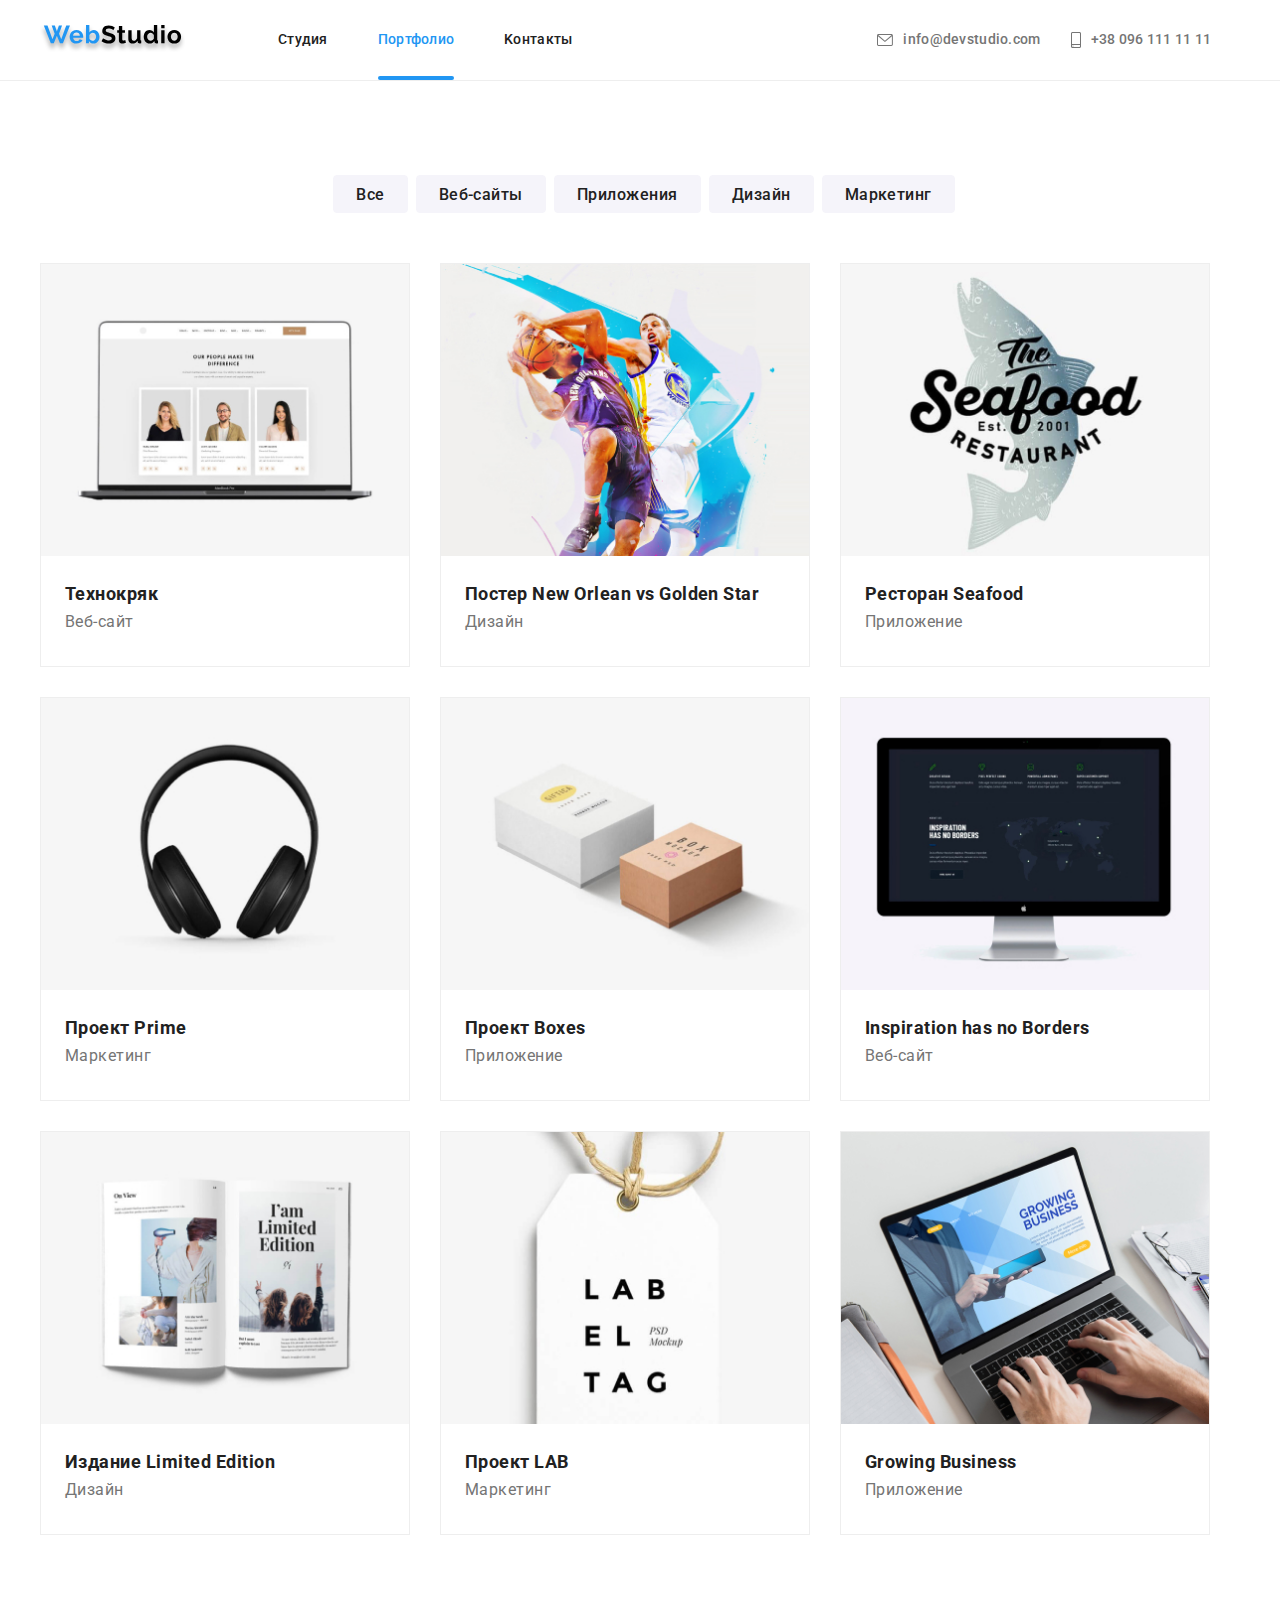
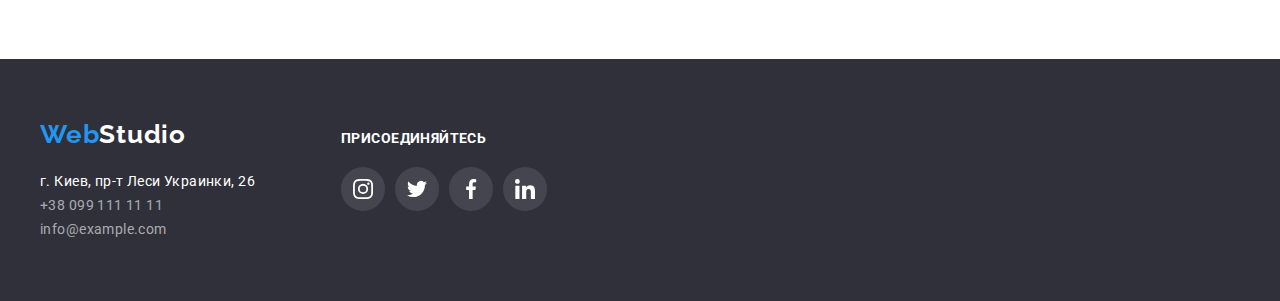
<file: portfolio.html>
<!DOCTYPE html>
<html lang="ru">
    <head>
        <meta charset="UTF-8" />
        <meta name="viewport" content="width=device-width, initial-scale=1.0" />
        <link rel="stylesheet" href="./css/style.css">
        <link rel="preconnect" href="https://fonts.gstatic.com">
        <link href="https://fonts.googleapis.com/css2?family=Raleway:wght@700&family=Roboto:wght@400;500;700;900&display=swap" rel="stylesheet">
        <title>Студия</title>
    </head>
    <body>  
        <!-- Шапка сайта -->
        <header class="page-header">
            <div class="container">
                <nav class="main-nav">
                    <a class="logo"> <img src="./images/WebStudio.svg" alt="logo"></a>
                    <ul class="main-nav list">
                        <li class="item"><a href="./index.html" class="link ">Студия</a></li>
                        <li class="item"><a href="" class="link current">Портфолио</a></li>
                        <li class="item"><a href="" class="link">Kонтакты</a></li>
                    </ul>
                    <ul class="nav-contacts list">
                        <li class="mail-item"><a href="mailto:info@devstudio.com" class="link">
                            <svg class="icon-envelope" width="16" height="12">
                                <use href="./images/svg-sprite.svg#envelope"></use>
                            </svg> info@devstudio.com</a></li>
                        <li><a href="tel:+380961111111" class="link">
                            <svg class="icon-smartphone" width="10" height="16">
                                <use href="./images/svg-sprite.svg#smartphone"></use>
                            </svg> +38 096 111 11 11</a></li>
                     </ul>
                </nav>
            </div>
        </header>
        <main> 
            </section>  
            <!-- /* непонял */ -->
        
            <!-- portfolio-products -->
            <section class="portfolio">
            <div class="container">
            <!-- <h2> Наши продукты </h2> -->
                <ul class="nav-products">
                    <li><button type="button" class="but-item">Все</button></li>
                    <li><button type="button" class="but-item">Веб-сайты</button></li>
                    <li><button type="button" class="but-item">Приложения</button></li>
                    <li><button type="button" class="but-item">Дизайн</button></li>
                    <li><button type="button" class="but-item">Маркетинг</button></li>
                </ul>
                <ul class="products list">
                    <li class="products-cards">
                        <a href="" class="link-card">
                            <div class="overlay-products">
                                <img src="./images/prod-1.jpg" alt="Веб-сайт" width="370">
                                <p class="description"> Технокряк это современная площадка распространения коронавируса. Компании используют эту платформу для цифрового шпионажа и атак на защищённые сервера конкурентов. </p>
                            </div>
                        <div class="text">
                            <h2 class="product-title">Технокряк</h2>
                            <p class="product-item">Веб-сайт</p>
                            </div>
                        </a>
                    </li>
                    <li class="products-cards">
                        <a href="" class="link-card">
                            <div class="overlay-products">
                                <img src="./images/prod-2.jpg" alt="Веб-сайт" width="370">
                                <p class="description"> Технокряк это современная площадка распространения коронавируса. Компании используют эту платформу для цифрового шпионажа и атак на защищённые сервера конкурентов. </p>
                            </div>
                            <div class="text">
                            <h2 class="product-title">Постер New Orlean vs Golden Star</h2>
                            <p class="product-item">Дизайн</p>
                            </div>
                        </a>
                    </li>
                    <li class="products-cards">
                        <a href="" class="link-card">
                            <div class="overlay-products">
                                <img src="./images/prod-3.jpg" alt="Веб-сайт" width="370">
                                <p class="description"> Технокряк это современная площадка распространения коронавируса. Компании используют эту платформу для цифрового шпионажа и атак на защищённые сервера конкурентов. </p>
                            </div>
                            <div class="text">
                            <h2 class="product-title">Ресторан Seafood</h2>
                            <p class="product-item">Приложение</p>
                            </div>
                        </a>
                    </li>
                    <li class="products-cards">
                        <a href="" class="link-card">
                        <div class="overlay-products">
                            <img src="./images/prod-4.jpg" alt="Наушники" width="370">
                            <p class="description"> Технокряк это современная площадка распространения коронавируса. Компании используют эту платформу для цифрового шпионажа и атак на защищённые сервера конкурентов. </p>
                        </div>
                            <div class="text">
                            <h2 class="product-title">Проект Prime</h2>
                            <p class="product-item">Маркетинг</p>
                            </div>
                        </a>
                    </li>
                    <li class="products-cards">
                        <a href="" class="link-card">
                            <div class="overlay-products">
                                <img src="./images/prod-5.jpg" alt="Картонніе коробки" width="370">
                                <p class="description"> Технокряк это современная площадка распространения коронавируса. Компании используют эту платформу для цифрового шпионажа и атак на защищённые сервера конкурентов. </p>
                            </div>
                            <div class="text">
                            <h2 class="product-title">Проект Boxes</h2>
                            <p class="product-item">Приложение</p>
                            </div>
                        </a>
                    </li>
                    <li class="products-cards">
                        <a href="" class="link-card">
                            <div class="overlay-products">
                                <img src="./images/prod-6.jpg" alt="Веб-сайт на мониторе" width="370">
                                <p class="description"> Технокряк это современная площадка распространения коронавируса. Компании используют эту платформу для цифрового шпионажа и атак на защищённые сервера конкурентов. </p>
                            </div>
                            <div class="text">
                            <h2 class="product-title">Inspiration has no Borders</h2>
                            <p class="product-item">Веб-сайт</p>
                            </div>
                        </a>
                    </li>
                    <li class="products-cards">
                        <a href="" class="link-card">
                            <div class="overlay-products">
                                <img src="./images/prod-7.jpg" alt="Журнал" width="370">
                                <p class="description"> Технокряк это современная площадка распространения коронавируса. Компании используют эту платформу для цифрового шпионажа и атак на защищённые сервера конкурентов. </p>
                            </div>
                            <div class="text">
                            <h2 class="product-title">Издание Limited Edition</h2>
                            <p class="product-item">Дизайн</p>
                            </div>
                        </a>
                    </li>
                    <li class="products-cards">
                        <a href="" class="link-card">
                            <div class="overlay-products">
                                <img src="./images/prod-8.jpg" alt="Бирка Label" width="370">
                                <p class="description"> Технокряк это современная площадка распространения коронавируса. Компании используют эту платформу для цифрового шпионажа и атак на защищённые сервера конкурентов. </p>
                            </div>
                            <div class="text">
                            <h2 class="product-title">Проект LAB</h2>
                            <p class="product-item">Маркетинг</p>
                            </div>
                        </a>
                    </li>
                    <li class="products-cards">
                        <a href="" class="link-card">
                            <div class="overlay-products">
                                <img src="./images/prod-9.jpg" alt="Приложение на ноуте" width="370">
                                <p class="description"> Технокряк это современная площадка распространения коронавируса. Компании используют эту платформу для цифрового шпионажа и атак на защищённые сервера конкурентов. </p>
                            </div>
                            <div class="text">
                            <h2 class="product-title">Growing Business</h2>
                            <p class="product-item">Приложение</p>
                            </div>
                        </a>
                    </li>
                </ul>
            </div>
            </section>
        </main>
     <!--block Footer-->
     <Footer class="footer">
        <div class=" container align">
            <div class="contacts">
            <a href="./index.html" class="logo">
                <span class="accent">Web</span>Studio
            </a>
            <address>
                <ul class="address list">
                    <li><a href="#" class="address">г. Киев, пр-т Леси Украинки, 26</a></li>
                    <li><a href="tel:+380991111111" class="link">+38 099 111 11 11</a></li>
                    <li><a href="mailto:info@devstudio.com" class="link">info@example.com</a></li>
                </ul>
            </address>
            </div>
            <div class="join-in-contacts">
                <div class="join-in-title">
                    <h3>присоединяйтесь</h3>
                    <ul class="social-media">
                        <li class="item">
                            <a href=""></a>
                        </li>
                        <li class="item">
                            <a href=""></a>
                        </li>
                        <li class="item">
                            <a href=""></a>
                        </li>
                        <li class="item">
                            <a href=""></a>
                        </li>
                    </ul>
                </div>
            </div>
            </div>
        </div>
    </Footer>
  </body>
</html>
</file>
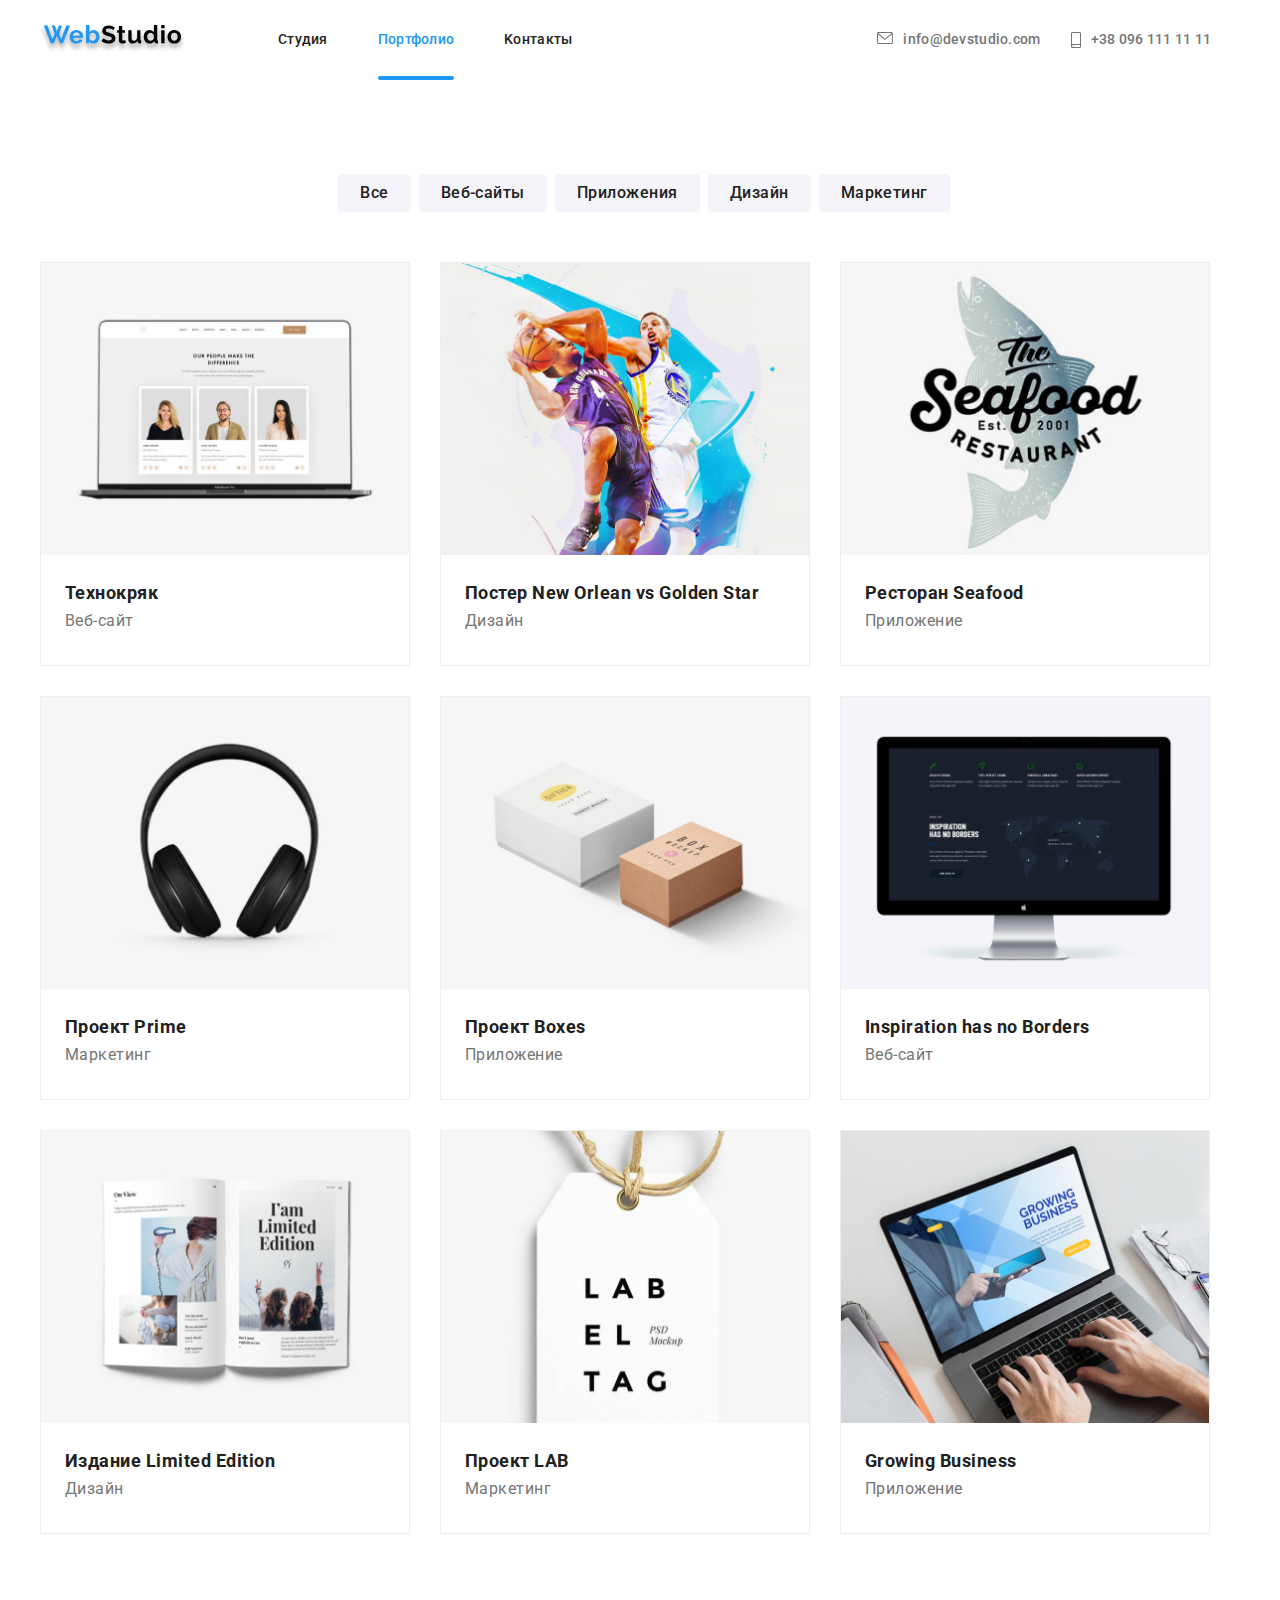
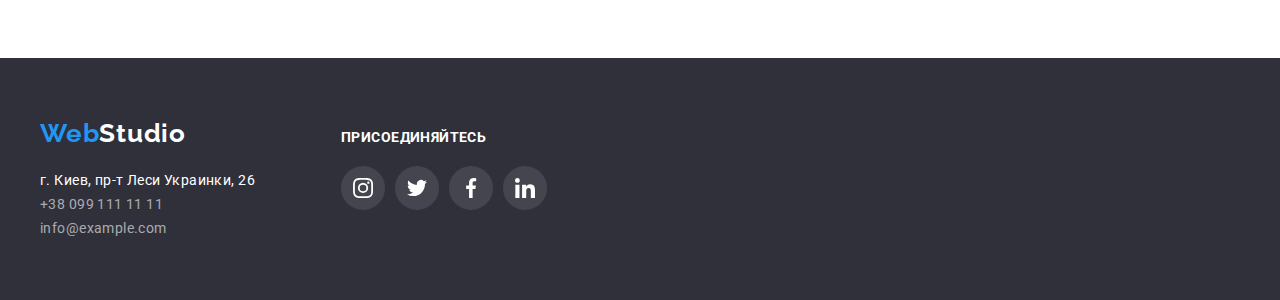
<file: images/portfolio.html>
<!DOCTYPE html>
<html lang="ru">
    <head>
        <meta charset="UTF-8" />
        <meta name="viewport" content="width=device-width, initial-scale=1.0" />
        <link rel="stylesheet" href="./css/style.css">
        <link rel="preconnect" href="https://fonts.gstatic.com">
        <link href="https://fonts.googleapis.com/css2?family=Raleway:wght@700&family=Roboto:wght@400;500;700;900&display=swap" rel="stylesheet">
        <title>Студия</title>
    </head>

    <body>  
        <!-- Шапка сайта -->
        <header class="page-header">
            <div class="container">
                <nav class="main-nav">
                    <a class="logo"> <img src="./images/WebStudio.svg" alt="logo"></a>
                    <ul class="main-nav list">
                        <li class="item"><a href="./index.html" class="link ">Студия</a></li>
                        <li class="item"><a href="" class="link current">Портфолио</a></li>
                        <li class="item"><a href="" class="link">Kонтакты</a></li>
                    </ul>
                    <ul class="nav-contacts list">
                        <li class="mail-item"><a href="mailto:info@devstudio.com" class="link">
                            <svg class="icon-envelope" width="16" height="12">
                                <use href="./images/svg-sprite.svg#envelope"></use>
                            </svg> info@devstudio.com</a></li>
                        <li><a href="tel:+380961111111" class="link">
                            <svg class="icon-smartphone" width="10" height="16">
                                <use href="./images/svg-sprite.svg#smartphone"></use>
                            </svg> +38 096 111 11 11</a></li>
                     </ul>
                </nav>
            </div>
        </header>
        <main> 
            </section>
        
            <!-- portfolio-products -->
            <section class="portfolio">
            <div class="container">
                <div class="buttons-list">
            <!-- <h2> Наши продукты </h2> -->
                <ul class="nav-products">
                    <li><button type="button" class="but-item">Все</button></li>
                    <li><button type="button" class="but-item">Веб-сайты</button></li>
                    <li><button type="button" class="but-item">Приложения</button></li>
                    <li><button type="button" class="but-item">Дизайн</button></li>
                    <li><button type="button" class="but-item">Маркетинг</button></li>
                </ul>
                </div>
            
                <ul class="products list">
                    <li class="products-cards">
                        <a href="" class="link-card">
                            <div class="overlay-products">
                                <img src="./images/prod-1.jpg" alt="Веб-сайт" width="370">
                                <p class="description"> Технокряк это современная площадка распространения коронавируса. Компании используют эту платформу для цифрового шпионажа и атак на защищённые сервера конкурентов. </p>
                            </div>
                        <div class="text">
                            <h2 class="product-title">Технокряк</h2>
                            <p class="product-item">Веб-сайт</p>
                            </div>
                        </a>
                    </li>
                    <li class="products-cards">
                        <a href="" class="link-card">
                            <div class="overlay-products">
                                <img src="./images/prod-2.jpg" alt="Веб-сайт" width="370">
                                <p class="description"> Технокряк это современная площадка распространения коронавируса. Компании используют эту платформу для цифрового шпионажа и атак на защищённые сервера конкурентов. </p>
                            </div>
                            <div class="text">
                            <h2 class="product-title">Постер New Orlean vs Golden Star</h2>
                            <p class="product-item">Дизайн</p>
                            </div>
                        </a>
                    </li>
                    <li class="products-cards">
                        <a href="" class="link-card">
                            <div class="overlay-products">
                                <img src="./images/prod-3.jpg" alt="Веб-сайт" width="370">
                                <p class="description"> Технокряк это современная площадка распространения коронавируса. Компании используют эту платформу для цифрового шпионажа и атак на защищённые сервера конкурентов. </p>
                            </div>
                            <div class="text">
                            <h2 class="product-title">Ресторан Seafood</h2>
                            <p class="product-item">Приложение</p>
                            </div>
                        </a>
                    </li>
                    <li class="products-cards">
                        <a href="" class="link-card">
                        <div class="overlay-products">
                            <img src="./images/prod-4.jpg" alt="Наушники" width="370">
                            <p class="description"> Технокряк это современная площадка распространения коронавируса. Компании используют эту платформу для цифрового шпионажа и атак на защищённые сервера конкурентов. </p>
                        </div>
                            <div class="text">
                            <h2 class="product-title">Проект Prime</h2>
                            <p class="product-item">Маркетинг</p>
                            </div>
                        </a>
                    </li>
                    <li class="products-cards">
                        <a href="" class="link-card">
                            <div class="overlay-products">
                                <img src="./images/prod-5.jpg" alt="Картонніе коробки" width="370">
                                <p class="description"> Технокряк это современная площадка распространения коронавируса. Компании используют эту платформу для цифрового шпионажа и атак на защищённые сервера конкурентов. </p>
                            </div>
                            <div class="text">
                            <h2 class="product-title">Проект Boxes</h2>
                            <p class="product-item">Приложение</p>
                            </div>
                        </a>
                    </li>
                    <li class="products-cards">
                        <a href="" class="link-card">
                            <div class="overlay-products">
                                <img src="./images/prod-6.jpg" alt="Веб-сайт на мониторе" width="370">
                                <p class="description"> Технокряк это современная площадка распространения коронавируса. Компании используют эту платформу для цифрового шпионажа и атак на защищённые сервера конкурентов. </p>
                            </div>
                            <div class="text">
                            <h2 class="product-title">Inspiration has no Borders</h2>
                            <p class="product-item">Веб-сайт</p>
                            </div>
                        </a>
                    </li>
                    <li class="products-cards">
                        <a href="" class="link-card">
                            <div class="overlay-products">
                                <img src="./images/prod-7.jpg" alt="Журнал" width="370">
                                <p class="description"> Технокряк это современная площадка распространения коронавируса. Компании используют эту платформу для цифрового шпионажа и атак на защищённые сервера конкурентов. </p>
                            </div>
                            <div class="text">
                            <h2 class="product-title">Издание Limited Edition</h2>
                            <p class="product-item">Дизайн</p>
                            </div>
                        </a>
                    </li>
                    <li class="products-cards">
                        <a href="" class="link-card">
                            <div class="overlay-products">
                                <img src="./images/prod-8.jpg" alt="Бирка Label" width="370">
                                <p class="description"> Технокряк это современная площадка распространения коронавируса. Компании используют эту платформу для цифрового шпионажа и атак на защищённые сервера конкурентов. </p>
                            </div>
                            <div class="text">
                            <h2 class="product-title">Проект LAB</h2>
                            <p class="product-item">Маркетинг</p>
                            </div>
                        </a>
                    </li>
                    <li class="products-cards">
                        <a href="" class="link-card">
                            <div class="overlay-products">
                                <img src="./images/prod-9.jpg" alt="Приложение на ноуте" width="370">
                                <p class="description"> Технокряк это современная площадка распространения коронавируса. Компании используют эту платформу для цифрового шпионажа и атак на защищённые сервера конкурентов. </p>
                            </div>
                            <div class="text">
                            <h2 class="product-title">Growing Business</h2>
                            <p class="product-item">Приложение</p>
                            </div>
                        </a>
                    </li>
                </ul>
            </div>
            </section>
        </main>
     <!--block Footer-->
     <Footer class="footer">
        <div class=" container align">
            <div class="contacts">
            <a href="./index.html" class="logo">
                <span class="accent">Web</span>Studio
            </a>
            <address>
                <ul class="address list">
                    <li><a href="#" class="address">г. Киев, пр-т Леси Украинки, 26</a></li>
                    <li><a href="tel:+380991111111" class="link">+38 099 111 11 11</a></li>
                    <li><a href="mailto:info@devstudio.com" class="link">info@example.com</a></li>
                </ul>
            </address>
            </div>
            <div class="join-in-contacts">
                <div class="join-in-title">
                    <h3>присоединяйтесь</h3>
                    <ul class="social-media">
                        <li class="item">
                            <a href=""></a>
                        </li>
                        <li class="item">
                            <a href=""></a>
                        </li>
                        <li class="item">
                            <a href=""></a>
                        </li>
                        <li class="item">
                            <a href=""></a>
                        </li>
                    </ul>
                </div>
            </div>
            </div>
        </div>
    </Footer>
  </body>
</html>
</file>
<file: css/style.css>
* 
{
  margin: 0;
  padding: 0;
}

html {
  box-sizing: border-box;
}
/* HEADER*/
:root {
  --primary-text-color: #757575;
  --secondary-text-color: #212121;
  --active-color: #2196f3;
  --primary-background-color: #e5e5e5;
  --secondary-background-color: #f5f4fa;
  --color-white: #ffffff;
  --color-secondary-grey: rgba(255, 255, 255, 0.6);
  --background-button-tab: #f5f4fa;
  --background-dark: #2f303a;
  --border-light-color: #eeeeee;
  --icon-color: #afb1b8;
}

body {
  background-color: var(--color-white);
  color: var(--primary-text-color);
  font-family: Roboto, sans-serif;
  letter-spacing: 0.03em;
}

a {
  text-decoration: none;
}

ul,
li {
  list-style-type: none;
}

.container {
  /* width: 1200px; */  
  /* width: 100%; */
  max-width: 1200px;
  margin-left: auto;
  margin-right: auto;
  padding-right: 15px;
  padding-left: 15px;
  
}
.page-header{
  border-bottom:1px solid var(--border-light-color); 
}
.logo {
  width: 145px;
  height: 31px;
  margin-top: 25px;
  margin-bottom: 24px;
  cursor: pointer;
}

.main-nav {
  display: flex;
  align-items: center;
}

.main-nav .item {
  margin-right: 50px;
}

.main-nav .item:first-child {
  margin-left: 93px;
}

.main-nav .item:last-child {
  margin-right: 0px;
}

.main-nav .link {
  position: relative;
  padding-bottom: 32px;
  padding-top: 32px;
  font-weight: 500;
  font-size: 14px;
  line-height: 1.14;
  letter-spacing: 0.02em;
  color: var(--secondary-text-color);
  transition: color 250ms cubic-bezier(0.4, 0, 0.2, 1);
}

.main-nav .link.current::after {
  content: "";
  position: absolute;
  bottom: 0;
  left: 0;
  display: block;
  width: 100%;
  height: 4px;
  border-radius: 2px;
  left: 0;
  bottom: 0;
  background-color: var(--active-color);
  transition: color 250ms cubic-bezier(0.4, 0, 0.2, 1),
    transform 250ms cubic-bezier(0.4, 0, 0.2, 1);
}

.main-nav .link.current:hover::after {
  transform: scaleX(0.5);
}


.main-nav .link:hover,
.main-nav .link:focus,
.main-nav .link:active {
  color: var(--active-color);

}

.main-nav .link.current {
  color: var(--active-color);
}

.main-nav .nav-contacts {
  display: flex;
}

.nav-contacts {
  margin-left: 305px;
}

.mail-item {
  margin-right: 30px;
}

.nav-contacts .link {
  font-weight: 500;
  font-size: 14px;
  line-height: 1.14;
  letter-spacing: 0.02em;
  color: var(--primary-text-color);
  display: flex;
  align-items: center;
  margin-left: auto;
  transition: color 250ms cubic-bezier(0.4, 0, 0.2, 1);
}

.nav-contacts .link:hover,
.nav-contacts .link:focus,
.main-nav .link:active {
  color: var(--active-color);
}

.icon-envelope {
  margin-right: 10px;
  fill: currentColor;
  width: 16px;
  height: 12px;
}

.icon-smartphone {
  margin-right: 10px;
  fill: currentColor;
  width: 10px;
  height: 16px;
}

h2,
h3 {
  color: var(--secondary-text-color);
}

.hero {
  background-color: var(--background-dark);
  color: var(--color-white);
  max-width: 1600px;
  height: 600px;
  text-align: center;
  /* margin-bottom: 94px; */
}

.overlay {
  background-image: linear-gradient(
      to right,
      rgba(47, 48, 58, 0.4),
      rgba(47, 48, 58, 0.4)
    ),
    url(../images/hero.jpg);
  width: 100%;
  height: 600px;
  margin-left: auto;
  margin-right: auto;
  background-size: cover;
  background-repeat: no-repeat;
  background-position: center;
}

.hero-title {
  display: block;
  margin-bottom: 30px;
  padding-top: 200px;
  font-weight: 900;
  width: 696px;
  height: 120px;
  font-size: 44px;
  line-height: 1.4;
  letter-spacing: 0.06em;
  text-transform: uppercase;
  margin-left: 452px;
}

.hero-button {
  color: var(--color-white);
  background-color: var(--active-color);
  display: block;
  align-items: center;
  margin-left: 700px;
  margin-right: 700px;
  font-weight: 700;
  line-height: 1.87;
  letter-spacing: 0.06em;
  border: none;
  border-radius: 4px;
  min-width: 200px;
  height: 50px;
  padding: 10px 32px;
}

.section {
  width: 1200px;
  padding-left: 15px;
  padding-right: 15px;
  margin-left: auto;
  margin-right: auto;
  padding-top: 94px;
  padding-bottom: 94px;
}

.section-list {
  display: flex;
  justify-content: space-between;
}

.section-list .item:not(:last-child) {
  margin-right: 30px;
  max-width: 266px;
}

.section-list .item::before {
  display: block;
  background-color: var(--secondary-background-color);
  content: "";
  height: 120px;
  background-repeat: no-repeat;
  background-position: center;
  border-radius: 4px;
  margin-bottom: 30px;
}

.section-list .item:nth-child(1)::before {
  background-image: url(../images/antenna.svg);
}

.section-list .item:nth-child(2)::before {
  background-image: url(../images/clock.svg);
}

.section-list .item:nth-child(3)::before {
  background-image: url(../images/diagram.svg);
}

.section-list .item:nth-child(4)::before {
  background-image: url(../images/astronaut.svg);
}


img {
  display: block;
  max-width: 100%;
  height: auto;
}

.thumb {
  position: relative;
}

.thumb > .label{
position: absolute;
display: inline-block;
bottom: 0;
left: 0;
margin:0;
width: 370px;
font-family:Roboto;
font-weight: bold;
font-size: 14px;
line-height: 1.14;
background-color: rgba(47, 48, 58, 0.8);
 color: var(--color-white);
 letter-spacing: 0.03em;
 text-align: center; 
 padding: 27px 0;
 text-transform: uppercase;
}

.section-list h3 {
  font-weight: 700;
  font-size: 14px;
  line-height: 1.14;
  letter-spacing: 0.03em;
  text-transform: uppercase;
  color: var(--secondary-text-color);
  margin-bottom: 10px;
}

.section-list p {
  font-weight: 400;
  font-size: 14px;
  line-height: 1.71;
  letter-spacing: 0.03em;
  color: var(--primary-text-color);
  box-sizing: border-box;
  padding: 0px;
}

.section-photoes{
  padding-top: 0px;
}

.about-us {
  font-size: 36px;
  line-height: 1.17;
  text-align: center;
  margin-bottom: 50px;
}

.images {
  display: flex;
  justify-content: space-between;
  margin-right: 30px;
}

.images:last-child {
  margin-right: 0px;
}

.block {
  margin-bottom: 94px;
}

.our-team {
  padding-top: 94px;
  background-color: var(--secondary-background-color);
  padding-bottom: 94px;
  margin-left: auto;
  margin-right: auto;
} 

.team-title {
  font-size: 36px;
  line-height: 1.17;
  text-align: center;
  margin-bottom: 50px;
}

.team-list {
  display: flex;
  justify-content: space-between;
  width: 1200px;
  align-items: center;
  margin-left: auto;
  margin-right: auto;
}

.section-wwd{
  padding-top: 94px;
  padding-bottom: 94px;
  background: #F5F4FA;
}

/* блок с иконками */
.size{
  padding: 30px 32px;
}


.team-members-card {
  width: 270px;
  height: 428px;
  border: transparent;
  box-shadow: 0px 1px 3px rgba(0, 0, 0, 0.12), 0px 1px 1px rgba(0, 0, 0, 0.14),
    0px 2px 1px rgba(0, 0, 0, 0.2);
  border-radius: 0px 0px 4px 4px;
  text-align: center;
  background-color: var(--color-white);
  cursor: pointer;
}

.team-member {
  font-weight: 500;
  font-size: 16px;
  margin-bottom:10px ;
  color: var(--secondary-text-color);

}

.team-position {
  font-size: 16px;
  margin-bottom: 16px;
}

.social-accounts {
  display: flex;
  width: 206px; 
  height: 44px;
}

.social-item {
  display: flex;
  justify-content: space-between;
  margin-right: 10px;
 
}

.social-item:last-child {
  margin-right: 0px;
}

.social-accounts .links {
  display: flex;
  justify-content: center;
  align-items: center;
  border-radius: 50%;
  width: 44px;
  height: 44px;
  color: var(--icon-color);
  transition: color 250ms cubic-bezier(0.4, 0, 0.2, 1),
  background-color 250ms cubic-bezier(0.4, 0, 0.2, 1) ;
}

.social-accounts .links:hover,
.social-accounts .links:focus {
  background-color: var(--active-color);
  border-radius: 50%;
  color: var(--color-white);
}

.links .icon {
  display: block;
  flex-direction: row;
  width: 20px;
  height: 20px;
  fill: currentColor;
}
.clients .title {
  font-weight: 700;
  font-size: 36px;
  line-height: 1.16;
  text-align: center;
  letter-spacing: 0.03em;
  color: var(--secondary-text-color);
  margin-bottom: 50px;
}

.clients-links {
  display: flex;
  justify-content: space-between;
}

.clients-links .link {
  display: flex;
  height: 90px;
  width: 170px;
  border-radius: 4px;
  border: 1px solid;
  cursor: pointer;
  align-items: center;
  justify-content: center;
  color: var(--icon-color);
  transition: color 250ms cubic-bezier(0.4, 0, 0.2, 1),
  border 250ms cubic-bezier(0.4, 0, 0.2, 1) ;
}

.clients-links .link:hover,
.clients-links .link:focus {
  color: var(--active-color);
  border: 1px solid var(--active-color);
}

.clients-icon {
  display: block;
  fill: currentColor;
}

/* Footer */
.footer {
  background-color: var(--background-dark);
  /* display: flex; */
  padding-top: 60px;
  padding-bottom: 60px;
  margin-left: auto;
  margin-right: auto;
  align-items: center;
  
}

.align {
  display: flex;
  align-items: baseline;
}

.contacts {
  width: 231px;
  margin-right: 70px;
}

.accent {
  font-family: "Raleway", sans-serif;
  font-style: normal;
  font-weight: 700;
  font-size: 26px;
  line-height: 1.19;
  letter-spacing: 0.03em;
  color: var(--active-color);
}

.logo {
  font-family: "Raleway", sans-serif;
  font-style: normal;
  font-weight: 700;
  font-size: 26px;
  line-height: 31px;
  letter-spacing: 0.03em;
  color: var(--color-white);
}
.footer .address {
  font-style: normal;
  font-weight: 400;
  font-size: 14px;
  line-height: 1.7;
  letter-spacing: 0.03em;
  color: var(--color-white);
  margin-top: 20px;
}

.link {
  display: block;
  font-style: normal;
  font-weight: 400;
  font-size: 14px;
  line-height: 1.7;
  letter-spacing: 0.03em;
  color: rgba(255, 255, 255, 0.6);
}

.join-in-contacts {
  display: inline-flex;
  margin-right: 516px;
}
.join-in-title h3 {
  font-family: inherit;
  font-style: normal;
  font-weight: 700;
  font-size: 14px;
  line-height: 1.14;
  letter-spacing: 0.03em;
  text-transform: uppercase;
  color: #ffffff;
  display: block;
  height: 16px;
  margin-bottom: 20px;
}

.social-media {
  display: flex;
  justify-content: space-between;
}
.social-media .item {
  display: block;
  flex-direction: row;
  width: 44px;
  height: 44px;
  background-color: rgba(255, 255, 255, 0.1);
  border-radius: 50%;
  background-position: center;
  background-repeat: no-repeat;
  margin-right: 10px;
  margin-left: 0px;
  padding-left: 0px;
  cursor: pointer;
}

.social-media .item:last-child {
  margin-right: 0px;
}

.social-media .item:nth-child(1) {
  background-image: url(../images/instagram-1.svg);
}

.social-media .item:nth-child(2) {
  background-image: url(../images/twitter-1.svg);
}

.social-media .item:nth-child(3) {
  background-image: url(../images/facebook-1.svg);
}

.social-media .item:nth-child(4) {
  background-image: url(../images/linkedin-1.svg);
}

.social-media .item{
  transition: background-color 250ms cubic-bezier(0.4, 0, 0.2, 1);
}


.social-media .item:hover {
  background-color: var(--active-color);
}

/* portfolio style */

.portfolio {
  padding-bottom: 94px;
  padding-top: 94px;
}

.buttons-list {
  display: flex;
  flex-direction: row;
  justify-content: center;
}

.nav-products {
  display: flex;
  flex-direction: row;
  justify-content: center;
  margin-bottom: 50px;
}

.nav-products .but-item {
  margin-left: 8px;
  padding: 6px 22px;
  font-family: inherit;
  height: 38px;
  left: 576px;
  top: 174px;
  border-style: none;
  border: 1px solid #F5F4FA;
  background: var(--background-button-tab);
  border-radius: 4px;
  font-weight: 500;
  font-size: 16px;
  line-height: 26px;
  text-align: center;
  letter-spacing: 0.03em;
  outline-color: none;
  color: var(--secondary-text-color);
  cursor: pointer;
  transition: background-color 250ms cubic-bezier(0.4, 0, 0.2, 1),
  color 250ms cubic-bezier(0.4, 0, 0.2, 1), box-shadow 250ms cubic-bezier(0.4, 0, 0.2, 1) ;
}

.nav-products .but-item:hover,
.nav-products .but-item:focus {
  background-color: var(--active-color);
  color:var(--color-white) ;
  border-color:var(--active-color); 
}
/* убирает черный  бордер по умолчанию */
button:active, button:focus {
  outline: none;
}
button::-moz-focus-inner {
  border: 0;
}

.products {
  display: flex;
  flex-wrap: wrap;
}

.products .products-cards {
  margin-right: 30px; 
  margin-bottom: 30px;
  width: 370px;
  height: 404px;
  background: var(--color-white);
  border: 1px solid var(--border-light-color);
  box-sizing: border-box;
}

.products-cards:hover{
  box-shadow: 0px 1px 1px rgba(0, 0, 0, 0.12), 0px 4px 4px rgba(0, 0, 0, 0.06), 1px 4px 6px rgba(0, 0, 0, 0.16);
  outline-color: var(--active-color);
}

.products-cards:focus{
  outline-color: var(--active-color);
  box-shadow: 0px 1px 1px rgb(0 0 0 / 12%), 0px 4px 4px rgb(0 0 0 / 6%), 1px 4px 6px rgb(0 0 0 / 16%);
}


.products .products-cards:nth-child(3n) {
  margin-right: 0px;
}

.products .products-cards:nth-last-child(-n + 3) .products h2 {
  font-weight: 700;
  font-size: 18px;
  line-height: 2;
  letter-spacing: 0.06em;
  color: var(--primary-text-color);
}
 .products .products-item {
  font-weight: 400;
  font-size: 16px;
  line-height: 1.87;
  letter-spacing: 0.03em;
  color: var(--primary-text-color);
  margin-top: 4px; 
} 
.text{ color: var(--primary-text-color);
 
}

.products .product-title {
  font-weight: 700px;
  font-size: 18px;
  line-height: 2;
}

.products .text {
  padding: 20px 24px;
}
.link-image {
  display: block;
  height: auto;
}
.overlay-products {
  position: relative;
  overflow: hidden;
}

.description {
  position: absolute;
  top: 0;
  left: 0;
  height: 100%;
  margin: 0;
  padding-top: 63px;
  padding-bottom: 63px;
  padding-left: 24px;
  padding-right: 24px;
  font-size: 18px;
  line-height: 1.56;
  color: var(--color-white);
  background-color: rgba(33, 150, 243, 0.9);
  transform: translateY(100%);
  transition: transform 250ms cubic-bezier(0.4, 0, 0.2, 1);}


.link-card {
  display: block; 
}

.link-card:hover .description,
.link-card:focus .description {
  opacity: 1;
  transform: translateY(0);
  transition: color 250ms cubic-bezier(0.4, 0, 0.2, 1);
}
 
.backdrop {
  position: fixed;
  top: 0;
  left: 0;
  width: 100%;
  height: 100%;
  background-color: rgba(0, 0, 0, 0.2);
  opacity: 1; 
  transition: opacity 250ms cubic-bezier(0.4, 0, 0.2, 1);
}

.modal{
  position: absolute;
  top: 50%;
  left: 50%;
  min-width: 528px;
  min-height: 581px;
  background-color: rgba(255, 255, 255, 1);
  transform: translate(-50%, -50%) scale(1);
  box-shadow: 0px 1px 3px rgba(0, 0, 0, 0.12), 0px 1px 1px rgba(0, 0, 0, 0.14), 0px 2px 1px rgba(0, 0, 0, 0.2);
  transition: transform 250ms cubic-bezier(0.4, 0, 0.2, 1);
}
.backdrop.is-hidden{
  opacity: 0;
  pointer-events: none;
}
.backdrop.is-hidden .modal{
  transform: translate(-50%, -50%) scale(0.9);
  visibility: hidden;}

  .modal .close-btn{
    position: absolute;
    width: 30px;
    height: 30px;
    border-radius: 50%;
    background-color: var(--color-white);
    border: 1px solid rgba(0, 0, 0, 0.1);
    top: 8px;
    right: 8px;
  
  }
</file>
<file: images/css/style.css>
/* Primary color #757575 */
/* Secondary color #212121 */
/* Active color #2196f3 */
/* Primary background color #E5E5E5 */
/* Secondary background color #F5F4FA */

* 
{
  margin: 0;
  padding: 0;
}

html {
  box-sizing: border-box;
}
/* HEADER*/
:root {
  --primary-text-color: #757575;
  --secondary-text-color: #212121;
  --active-color: #2196f3;
  --primary-background-color: #e5e5e5;
  --secondary-background-color: #f5f4fa;
  --color-white: #ffffff;
  --color-secondary-grey: rgba(255, 255, 255, 0.6);
  --background-button-tab: #f5f4fa;
  --background-dark: #2f303a;
  --border-light-color: #eeeeee;
  --icon-color: #afb1b8;
}

body {
  background-color: var(--color-white);
  color: var(--primary-text-color);
  font-family: Roboto, sans-serif;
  letter-spacing: 0.03em;
}

a {
  text-decoration: none;
}

ul,
li {
  list-style-type: none;
}

.container {
  /* width: 1200px; */  
  /* width: 100%; */
  max-width: 1200px;
  margin-left: auto;
  margin-right: auto;
  padding-right: 15px;
  padding-left: 15px;

  /* border-bottom: 1px solid var(--border-light-color); */
}

.logo {
  width: 145px;
  height: 31px;
  margin-top: 25px;
  margin-bottom: 24px;
  cursor: pointer;
}

.main-nav {
  display: flex;
  align-items: center;
}

.main-nav .item {
  margin-right: 50px;
}

.main-nav .item:first-child {
  margin-left: 93px;
}

.main-nav .item:last-child {
  margin-right: 0px;
}

.main-nav .link {
  position: relative;
  padding-bottom: 32px;
  padding-top: 32px;
  font-weight: 500;
  font-size: 14px;
  line-height: 1.14;
  letter-spacing: 0.02em;
  color: var(--secondary-text-color);
  transition: color 250ms cubic-bezier(0.4, 0, 0.2, 1);
}

.main-nav .link.current::after {
  content: "";
  position: absolute;
  bottom: 0;
  left: 0;
  display: block;
  width: 100%;
  height: 4px;
  border-radius: 2px;
  left: 0;
  bottom: 0;
  background-color: var(--active-color);
  transition: color 250ms cubic-bezier(0.4, 0, 0.2, 1),
    transform 250ms cubic-bezier(0.4, 0, 0.2, 1);
}

.main-nav .link.current:hover::after {
  transform: scaleX(0.5);
}


.main-nav .link:hover,
.main-nav .link:focus,
.main-nav .link:active {
  color: var(--active-color);
  transition: color 250ms cubic-bezier(0.4, 0, 0.2, 1);

}

.main-nav .link.current {
  color: var(--active-color);
}

.main-nav .nav-contacts {
  display: flex;
}

.nav-contacts {
  margin-left: 305px;
}

.mail-item {
  margin-right: 30px;
}

.nav-contacts .link {
  font-weight: 500;
  font-size: 14px;
  line-height: 1.14;
  letter-spacing: 0.02em;
  color: var(--primary-text-color);
  display: flex;
  margin-left: auto;
}

.nav-contacts .link:hover,
.nav-contacts .link:focus,
.main-nav .link:active {
  color: var(--active-color);
  transition: color 250ms cubic-bezier(0.4, 0, 0.2, 1);

}

.icon-envelope {
  margin-right: 10px;
  fill: currentColor;
  width: 16px;
  height: 12px;
}

.icon-smartphone {
  margin-right: 10px;
  fill: currentColor;
  width: 10px;
  height: 16px;
}

h2,
h3 {
  color: var(--secondary-text-color);
}

.hero {
  background-color: var(--background-dark);
  color: var(--color-white);
  max-width: 1600px;
  height: 600px;
  text-align: center;
  /* margin-bottom: 94px; */
}

.overlay {
  background-image: linear-gradient(
      to right,
      rgba(47, 48, 58, 0.4),
      rgba(47, 48, 58, 0.4)
    ),
    url(../images/hero.jpg);
  width: 100%;
  height: 600px;
  margin-left: auto;
  margin-right: auto;
  background-size: cover;
  background-repeat: no-repeat;
  background-position: center;
}

.hero-title {
  display: block;
  margin-bottom: 30px;
  padding-top: 200px;
  font-weight: 900;
  width: 696px;
  height: 120px;
  font-size: 44px;
  line-height: 1.4;
  letter-spacing: 0.06em;
  text-transform: uppercase;
  margin-left: 452px;
}

.hero-button {
  color: var(--color-white);
  background-color: var(--active-color);
  display: block;
  align-items: center;
  margin-left: 700px;
  margin-right: 700px;
  font-weight: 700;
  line-height: 1.87;
  letter-spacing: 0.06em;
  border: none;
  border-radius: 4px;
  min-width: 200px;
  height: 50px;
  padding: 10px 32px;
}

.section {
  width: 1200px;
  padding-left: 15px;
  padding-right: 15px;
  margin-left: auto;
  margin-right: auto;
  padding-top: 94px;
  padding-bottom: 94px;
}

.section-list {
  display: flex;
  justify-content: space-between;
  padding-bottom: 94px;
}

.section-list .item:not(:last-child) {
  margin-right: 30px;
  max-width: 266px;
}

.section-list .item::before {
  display: block;
  background-color: var(--secondary-background-color);
  content: "";
  height: 120px;
  background-repeat: no-repeat;
  background-position: center;
  border-radius: 4px;
  margin-bottom: 30px;
}

.section-list .item:nth-child(1)::before {
  background-image: url(../images/antenna.svg);
}

.section-list .item:nth-child(2)::before {
  background-image: url(../images/clock.svg);
}

.section-list .item:nth-child(3)::before {
  background-image: url(../images/diagram.svg);
}

.section-list .item:nth-child(4)::before {
  background-image: url(../images/astronaut.svg);
}


img {
  display: block;
  max-width: 100%;
  height: auto;
}

.thumb {
  position: relative;
  
}

.thumb > .label{
position: absolute;
display: inline-block;
bottom: 0;
left: 0;
margin:0;
width: 370px;
font-family:Roboto;
font-weight: bold;
font-size: 14px;
line-height: 1.14;
background-color: rgba(47, 48, 58, 0.8);
 color: var(--color-white);
 letter-spacing: 0.03em;
 text-align: center; 
 padding: 27px 0;
 text-transform: uppercase;
}

.section-list h3 {
  font-weight: 700;
  font-size: 14px;
  line-height: 1.14;
  letter-spacing: 0.03em;
  text-transform: uppercase;
  color: var(--secondary-text-color);
  margin-bottom: 10px;
}

.section-list p {
  font-weight: 400;
  font-size: 14px;
  line-height: 1.71;
  letter-spacing: 0.03em;
  color: var(--primary-text-color);
  box-sizing: border-box;
  padding: 0px;
}

.about-us {
  font-size: 36px;
  line-height: 1.17;
  text-align: center;
  margin-bottom: 50px;
}

.images {
  display: flex;
  justify-content: space-between;
  margin-right: 30px;
}

.images:last-child {
  margin-right: 0px;
}

.block {
  margin-bottom: 94px;
}

.our-team {
  padding-top: 94px;
  background-color: var(--secondary-background-color);
  padding-bottom: 94px;
  margin-left: auto;
  margin-right: auto;
} 

.team-title {
  font-size: 36px;
  line-height: 1.17;
  text-align: center;
  margin-bottom: 50px;
}

.team-list {
  display: flex;
  justify-content: space-between;
  width: 1200px;
  align-items: center;
  margin-left: auto;
  margin-right: auto;
}

.team-members-card {
  width: 270px;
  height: 428px;
  border: transparent;
  box-shadow: 0px 1px 3px rgba(0, 0, 0, 0.12), 0px 1px 1px rgba(0, 0, 0, 0.14),
    0px 2px 1px rgba(0, 0, 0, 0.2);
  border-radius: 0px 0px 4px 4px;
  text-align: center;
  background-color: var(--color-white);
  cursor: pointer;
}

.team-member {
  font-weight: 500;
  font-size: 16px;
  line-height: 1.9;
  color: var(--secondary-text-color);
  margin-top: 30px;
}

.team-position {
  font-size: 16px;
  line-height: 1.9;
}

.social-accounts {
  display: flex;
  margin-left: 32px;
  margin-right: 32px;
  padding-bottom: 30px;
  width: 206px; 
  height: 44px;
}

.social-item {
  display: flex;
  justify-content: space-between;
  margin-right: 10px;
}

.social-item:last-child {
  margin-right: 0px;
}

.social-accounts .links {
  display: flex;
  justify-content: center;
  align-items: center;
  width: 44px;
  height: 44px;
  color: var(--icon-color);
}

.social-accounts .links:hover,
.social-accounts .links:focus {
  background-color: var(--active-color);
  border-radius: 50%;
  color: var(--color-white);
  transition: color 250ms cubic-bezier(0.4, 0, 0.2, 1);

}

.links .icon {
  display: block;
  flex-direction: row;
  width: 20px;
  height: 20px;
  fill: currentColor;
}

/* Постоянные клиенты */
/* .clients {
  padding-top: 94px;
  padding-bottom: 94px;
} */

.clients .title {
  font-weight: 700;
  font-size: 36px;
  line-height: 1.16;
  text-align: center;
  letter-spacing: 0.03em;
  color: var(--secondary-text-color);
  margin-bottom: 50px;
}

.clients-links {
  display: flex;
  justify-content: space-between;
}

.clients-links .link {
  display: flex;
  height: 90px;
  width: 170px;
  border-radius: 4px;
  border: 1px solid;
  cursor: pointer;
  align-items: center;
  justify-content: center;
  color: var(--icon-color);
}

.clients-links .link:hover,
.clients-links .link:focus {
  color: var(--active-color);
  transition: color 250ms cubic-bezier(0.4, 0, 0.2, 1);

}

.clients-icon {
  display: block;
  fill: currentColor;
}

/* Footer */
.footer {
  background-color: var(--background-dark);
  /* display: flex; */
  padding-top: 60px;
  padding-bottom: 60px;
  margin-left: auto;
  margin-right: auto;
  align-items: center;
  
}

.align {
  display: flex;
  align-items: baseline;
}

.contacts {
  width: 231px;
  margin-right: 70px;
}

.accent {
  font-family: "Raleway", sans-serif;
  font-style: normal;
  font-weight: 700;
  font-size: 26px;
  line-height: 1.19;
  letter-spacing: 0.03em;
  color: var(--active-color);
}

.logo {
  font-family: "Raleway", sans-serif;
  font-style: normal;
  font-weight: 700;
  font-size: 26px;
  line-height: 31px;
  letter-spacing: 0.03em;
  color: var(--color-white);
}
.footer .address {
  font-style: normal;
  font-weight: 400;
  font-size: 14px;
  line-height: 1.7;
  letter-spacing: 0.03em;
  color: var(--color-white);
  margin-top: 20px;
}

.link {
  display: block;
  font-style: normal;
  font-weight: 400;
  font-size: 14px;
  line-height: 1.7;
  letter-spacing: 0.03em;
  color: rgba(255, 255, 255, 0.6);
}

.join-in-contacts {
  display: inline-flex;
  margin-top: 12px;
  width: 206px;
  height: 80px;
}
.join-in-title h3 {
  font-family: inherit;
  font-style: normal;
  font-weight: 700;
  font-size: 14px;
  line-height: 1.14;
  letter-spacing: 0.03em;
  text-transform: uppercase;
  color: #ffffff;
  display: block;
  height: 16px;
  margin-bottom: 20px;
}

.social-media {
  display: flex;
  justify-content: space-between;
}
.social-media .item {
  display: block;
  flex-direction: row;
  width: 44px;
  height: 44px;
  background-color: rgba(255, 255, 255, 0.1);
  border-radius: 50%;
  background-position: center;
  background-repeat: no-repeat;
  margin-right: 10px;
  margin-left: 0px;
  padding-left: 0px;
  cursor: pointer;
}

.social-media .item:last-child {
  margin-right: 0px;
}

.social-media .item:nth-child(1) {
  background-image: url(../images/instagram-1.svg);
}

.social-media .item:nth-child(2) {
  background-image: url(../images/twitter-1.svg);
}

.social-media .item:nth-child(3) {
  background-image: url(../images/facebook-1.svg);
}

.social-media .item:nth-child(4) {
  background-image: url(../images/linkedin-1.svg);
}

.social-media .item:hover {
  background-color: var(--active-color);
  transition: color 250ms cubic-bezier(0.4, 0, 0.2, 1);

}

/* portfolio style */

.portfolio {
  margin-bottom: 94px;
  margin-top: 94px;
}

.buttons-list {
  display: flex;
  flex-direction: row;
  justify-content: center;
}

.nav-products {
  display: flex;
  flex-direction: row;
  justify-content: center;
}

.nav-products .but-item {
  margin-bottom: 50px;
  margin-left: 8px;
  padding: 6px 22px;
  font-family: inherit;
  height: 38px;
  left: 576px;
  top: 174px;
  background: var(--background-button-tab);
  border-radius: 4px;
  border-style: none;
  font-weight: 500;
  font-size: 16px;
  line-height: 26px;
  text-align: center;
  letter-spacing: 0.03em;
  color: var(--secondary-text-color);
  cursor: pointer;
  transition: background-color 250ms cubic-bezier(0.4, 0, 0.2, 1),
  color 250ms cubic-bezier(0.4, 0, 0.2, 1);
}

.buttons-list .but-item:hover,
.buttons-list .but-item:focus {
  background-color: var(--active-color);
  color: var(--color-white);
  transition: color 250ms cubic-bezier(0.4, 0, 0.2, 1);

}

.products {
  display: flex;
  flex-wrap: wrap;
}

.products .products-cards {
  margin-right: 30px; 
  margin-bottom: 30px;
  width: 370px;
  height: 404px;
  background: var(--color-white);
  border: 1px solid var(--border-light-color);
  box-sizing: border-box;
}

.products list li:hover{
  box-shadow: 0px 1px 1px rgba(0, 0, 0, 0.12), 0px 4px 4px rgba(0, 0, 0, 0.06), 1px 4px 6px rgba(0, 0, 0, 0.16);
  transition: color 250ms cubic-bezier(0.4, 0, 0.2, 1);
}
..products list li:focus{
  outline-color: var(--active-color);
  box-shadow: 0px 1px 1px rgb(0 0 0 / 12%), 0px 4px 4px rgb(0 0 0 / 6%), 1px 4px 6px rgb(0 0 0 / 16%);
  transition: color 250ms cubic-bezier(0.4, 0, 0.2, 1);
}

/* .products .products-cards:hover
.products .products-cards:focus
 {
  /* box-shadow: 0px 1px 1px rgba(0, 0, 0, 0.12), 0px 4px 4px rgba(0, 0, 0, 0.06),
    1px 4px 6px rgba(0, 0, 0, 0.16); */
  /* border-left: 1px solid var(--border-light-color);
  border-right: 1px solid var(--border-light-color);
  border-bottom: 1px solid var(--border-light-color);  */
/* } */

.products .products-cards:nth-child(3n) {
  margin-right: 0px;
}

.products .products-cards:nth-last-child(-n + 3) .products h2 {
  font-weight: 700;
  font-size: 18px;
  line-height: 2;
  letter-spacing: 0.06em;
  color: var(--primary-text-color);
}
 .products .products-item {
  font-weight: 400;
  font-size: 16px;
  line-height: 1.87;
  letter-spacing: 0.03em;
  color: var(--primary-text-color);
  margin-top: 4px; 
} 
.text{ color: var(--primary-text-color);
 
}

.products .product-title {
  font-weight: 700px;
  font-size: 18px;
  line-height: 2;
}

.products .text {
  padding: 20px 24px;
}
.link-image {
  display: block;
  height: auto;
}
.overlay-products {
  position: relative;
  overflow: hidden;
}


.description {
  position: absolute;
  top: 0;
  left: 0;
  height: 100%;
  margin: 0;
  padding-top: 63px;
  padding-bottom: 63px;
  padding-left: 24px;
  padding-right: 24px;
  font-size: 18px;
  line-height: 1.56;
  color: var(--color-white);
  background-color: rgba(33, 150, 243, 0.9);
  transform: translateY(100%);
  transition: transform 250ms cubic-bezier(0.4, 0, 0.2, 1);
} 


.link-card {
  display: block;
}
.link-card:hover .description,
.link-card:focus .description {
  opacity: 1;
  transform: translateY(0);
  transition: color 250ms cubic-bezier(0.4, 0, 0.2, 1);

}

.backdrop {
  position: fixed;
  top: 0;
  left: 0;
  width: 100%;
  height: 100%;
  background-color: rgba(0, 0, 0, 0.2);
  opacity: 1; 
  transition: opacity 250ms cubic-bezier(0.4, 0, 0.2, 1);
}

.modal{
  position: absolute;
  top: 50%;
  left: 50%;
  transform: translate(-50%, -50%) scale(1);
  min-width: 528px;
  min-height: 581px;
  background-color: rgba(255, 255, 255, 1);
  transition: transform 250ms cubic-bezier(0.4, 0, 0.2, 1);
  box-shadow: 0px 1px 3px rgba(0, 0, 0, 0.12), 0px 1px 1px rgba(0, 0, 0, 0.14), 0px 2px 1px rgba(0, 0, 0, 0.2);
  border-radius: 4px;
}
.backdrop.is-hidden{
  opacity: 0;
  pointer-events: none;
}
.backdrop.is-hidden .modal{
  transform: translate(-50%, -50%) scale(0.9);
  visibility: hidden;}

  .modal .close-btn{
    position: absolute;
    width: 30px;
    height: 30px;
    border-radius: 50%;
    background-color: var(--color-white);
    border: 1px solid rgba(0, 0, 0, 0.1);
    top: 8px;
    right: 8px;
  }
</file>
